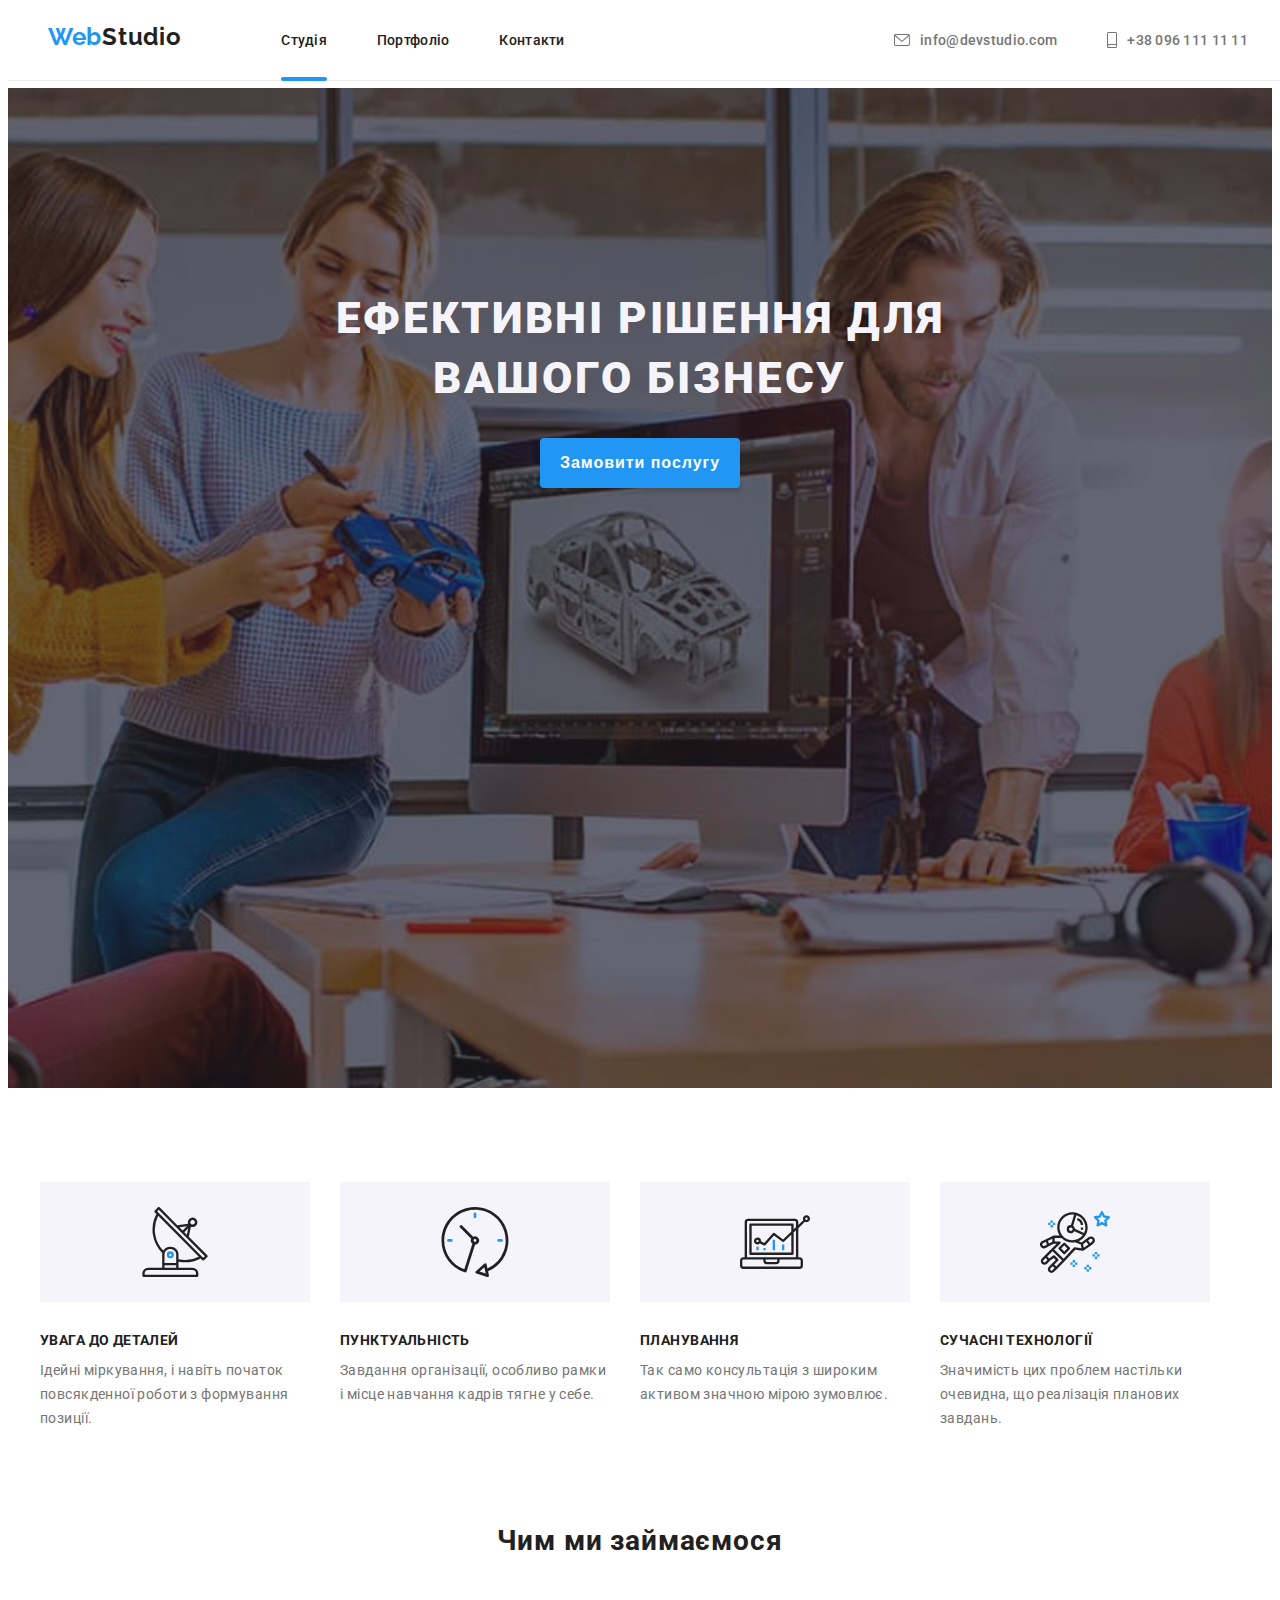
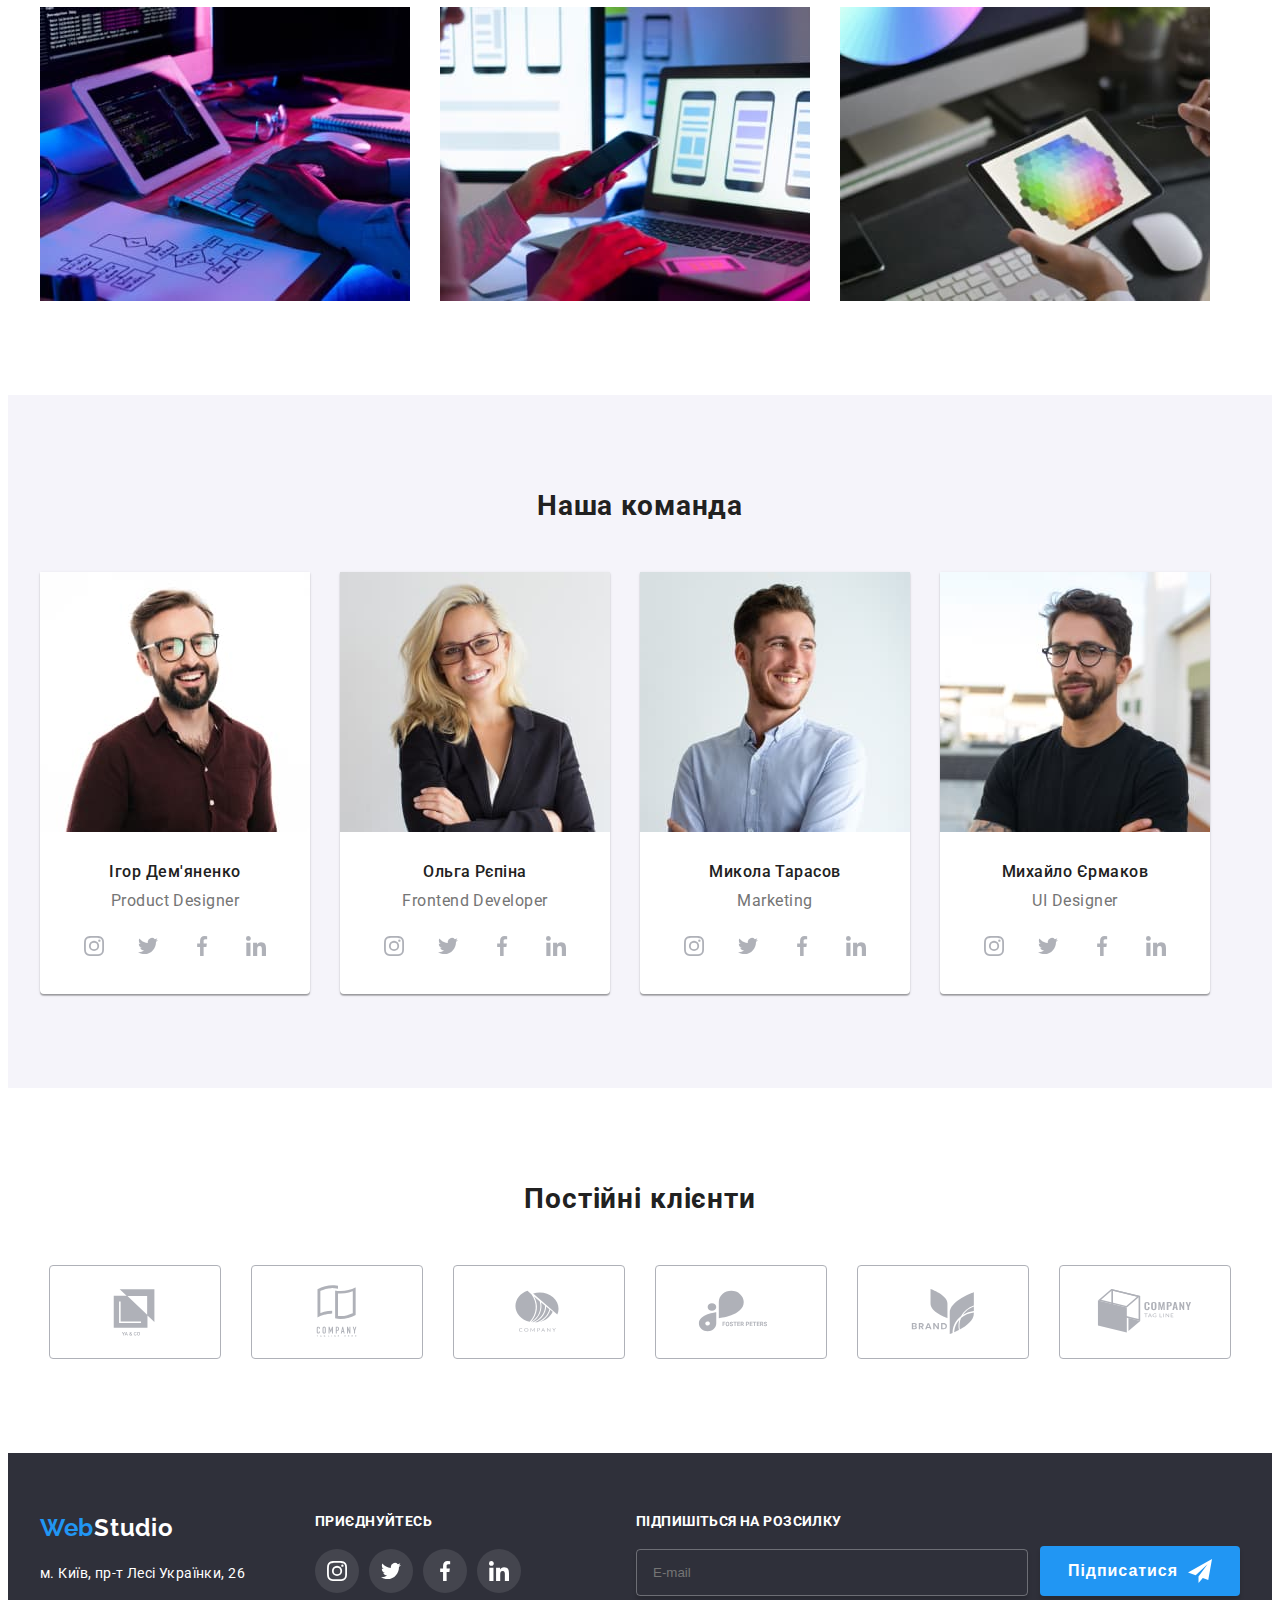
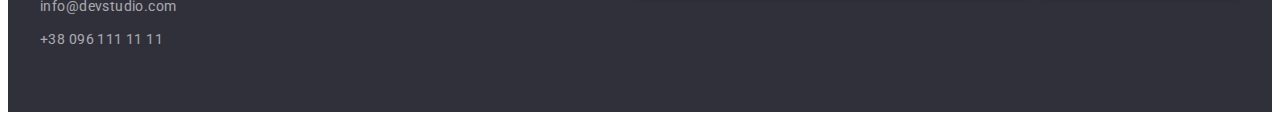
<file: index.html>
<!DOCTYPE html>
<html lang="en">
<head>
    <meta charset="UTF-8">
    <meta name="viewport" content="width=device-width, initial-scale=1.0">
    <title>WebStudio</title>
    <link rel="preconnect" href="https://fonts.googleapis.com">
    <link rel="preconnect" href="https://fonts.gstatic.com" crossorigin>
    <link rel="preconnect" href="https://fonts.googleapis.com">
    <link rel="preconnect" href="https://fonts.gstatic.com" crossorigin>
    <link href="https://fonts.googleapis.com/css2?family=Raleway:wght@700&family=Roboto:wght@400;500;700;900&display=swap" rel="stylesheet">
    <link rel="stylesheet" href="https://cdnjs.cloudflare.com/ajax/libs/modern-normalize/2.0.0/modern-normalize.min.css" integrity="sha512-4xo8blKMVCiXpTaLzQSLSw3KFOVPWhm/TRtuPVc4WG6kUgjH6J03IBuG7JZPkcWMxJ5huwaBpOpnwYElP/m6wg==" crossorigin="anonymous" referrerpolicy="no-referrer" />
    <link rel="stylesheet" href="./css/styles.css">
</head>
<body>
    <header class="header">
        <!-- Navigation -->
        <div class="container head">
            <nav class="navigation">
                <a href="#" class="logo">
                    Web<span class="logo__part-header">Studio</span>
                </a>
                <ul class="navigation__list">
                    <li class="navigation__item"><a href="#" class="navigation__link current">Студія</a></li>
                    <li class="navigation__item"><a href="portfolio.html" class="navigation__link">Портфоліо</a></li>
                    <li class="navigation__item"><a href="#" class="navigation__link">Контакти</a></li>
                </ul>
            </nav>
            <ul class="contactlist">
                <li class="contactlist__item">
                    <a href="mailto:info@devstudio.com" class="contactlist__link">
                        <svg class="contact__icon" width="16" height="12"><use href="./img/symbol-defs.svg#icon-envelope-hover"></use></svg>
                        info@devstudio.com
                    </a>
                </li>
                <li class="contactlist__item">
                    <a href="tel:+380961111111" class="contactlist__link">
                        <svg class="contact__icon" width="10" height="16"><use href="./img/symbol-defs.svg#icon-smartphone"></use></svg>
                        +38 096 111 11 11
                    </a>
                </li>
            </ul>
        </div>
        <!-- Mob-menu -->
    </header>
    <main>
        <!-- Hero -->
        <section class="hero overlay">
            <div class="container">
                <h1 class="hero__title">Ефективні рішення для вашого бізнесу</h1>
                <button class="hero__button button" data-open-modal>Замовити послугу</button>
            </div>
        </section>
        <!-- Peculiarities -->
        <section class="section peculiarities">
            <div class="container">
                <h2 class="visually-hidden"></h2>
                <ul class="peculiarities__list">
                    <li class="peculiarities__item antena">
                        <h3 class="peculiarities__title">УВАГА ДО ДЕТАЛЕЙ</h3>
                        <p class="peculiarities__text">Ідейні міркування, і навіть початок повсякденної роботи з формування позиції.</p>
                    </li>
                    <li class="peculiarities__item clock">
                        <h3 class="peculiarities__title">ПУНКТУАЛЬНІСТЬ</h3>
                        <p class="peculiarities__text">Завдання організації, особливо рамки і місце навчання кадрів тягне у себе.</p>
                    </li>
                    <li class="peculiarities__item diagramm">
                        <h3 class="peculiarities__title">ПЛАНУВАННЯ</h3>
                        <p class="peculiarities__text">Так само консультація з широким активом значною мірою зумовлює.</p>
                    </li>
                    <li class="peculiarities__item astronaut">
                        <h3 class="peculiarities__title">СУЧАСНІ ТЕХНОЛОГІЇ</h3>
                        <p class="peculiarities__text">Значимість цих проблем настільки очевидна, що реалізація планових завдань.</p>
                    </li>
                </ul>
            </div>
        </section>
        <!-- Activity -->
        <section class="section activity">
            <div class="container">
                <h2 class="title-section">Чим ми займаємося</h2>
                <ul class="activity__list">
                    <li class="activity__item">
                        <img src="./img/desctop/wwd-1-desctop-x1.jpg" alt="typing text keyboard">
                        <p class="activity__text">Десктопні додатки</p>
                    </li>
                    <li class="activity__item">
                        <img src="./img/desctop/wwd-2-desctop-x1.jpg" alt="phone & laptop">
                        <p class="activity__text">Мобільні додатки</p>
                    </li>
                    <li class="activity__item">
                        <img src="./img/desctop/wwd-3-desctop-x1.jpg" alt="tablet color cube">
                        <p class="activity__text">Дизайнерські рішення</p>
                    </li>
                </ul>
            </div>
        </section>
        <!-- Team -->
        <section class="section team">
            <div class="container">
                <h2 class="title-section">Наша команда</h2>
                <ul class="team__list">
                    <li class="team__item">
                        <picture>
                            <img src="./img/desctop/team-1-desctop-x1.jpg" alt="Ihor Demyanenko">
                        </picture>
                        <div class="team__content">
                            <h3 class="team__title">Ігор Дем'яненко</h3>
                            <p class="team__text">Product Designer</p>
                            <ul class="team__soc-list">
                                <li class="team__item-icon">
                                    <a href="" class="team__soc-link">
                                        <svg class="team__icon" width="20" height="20">
                                            <use href="./img/symbol-defs.svg#icon-instagram"></use>
                                        </svg>
                                    </a>
                                </li>
                                <li class="team__item-icon">
                                    <a href="" class="team__soc-link">
                                        <svg class="team__icon" width="20" height="20">
                                            <use href="./img/symbol-defs.svg#icon-twitter"></use>
                                        </svg>
                                    </a>
                                </li>
                                <li class="team__item-icon">
                                    <a href="" class="team__soc-link">
                                        <svg class="team__icon" width="20" height="20">
                                            <use href="./img/symbol-defs.svg#icon-facebook"></use>
                                        </svg>
                                    </a>
                                </li>
                                <li class="team__item-icon">
                                    <a href="" class="team__soc-link">
                                        <svg class="team__icon" width="20" height="20">
                                            <use href="./img/symbol-defs.svg#icon-linkedin"></use>
                                        </svg>
                                    </a>
                                </li>
                            </ul>
                        </div>
                    </li>
                    <li class="team__item">
                        <picture>
                            <img src="./img/desctop/team-2-desctop-x1.jpg" alt="Olha Repina">
                        </picture>
                        <div class="team__content">
                            <h3 class="team__title">Ольга Рєпіна</h3>
                            <p class="team__text">Frontend Developer</p>
                            <ul class="team__soc-list">
                                <li class="team__item-icon">
                                    <a href="" class="team__soc-link">
                                        <svg class="team__icon" width="20" height="20">
                                            <use href="./img/symbol-defs.svg#icon-instagram"></use>
                                        </svg>
                                    </a>
                                </li>
                                <li class="team__item-icon">
                                    <a href="" class="team__soc-link">
                                        <svg class="team__icon" width="20" height="20">
                                            <use href="./img/symbol-defs.svg#icon-twitter"></use>
                                        </svg>
                                    </a>
                                </li>
                                <li class="team__item-icon">
                                    <a href="" class="team__soc-link">
                                        <svg class="team__icon" width="20" height="20">
                                            <use href="./img/symbol-defs.svg#icon-facebook"></use>
                                        </svg>
                                    </a>
                                </li>
                                <li class="team__item-icon">
                                    <a href="" class="team__soc-link">
                                        <svg class="team__icon" width="20" height="20">
                                            <use href="./img/symbol-defs.svg#icon-linkedin"></use>
                                        </svg>
                                    </a>
                                </li>
                            </ul>
                        </div>
                    </li>
                    <li class="team__item">
                        <picture>
                            <img src="./img/desctop/team-3-desctop-x1.jpg" alt="Mykola Tarasov">
                        </picture>
                        <div class="team__content">
                            <h3 class="team__title">Микола Тарасов</h3>
                            <p class="team__text">Marketing</p>
                            <ul class="team__soc-list">
                                <li class="team__item-icon">
                                    <a href="" class="team__soc-link">
                                        <svg class="team__icon" width="20" height="20">
                                            <use href="./img/symbol-defs.svg#icon-instagram"></use>
                                        </svg>
                                    </a>
                                </li>
                                <li class="team__item-icon">
                                    <a href="" class="team__soc-link">
                                        <svg class="team__icon" width="20" height="20">
                                            <use href="./img/symbol-defs.svg#icon-twitter"></use>
                                        </svg>
                                    </a>
                                </li>
                                <li class="team__item-icon">
                                    <a href="" class="team__soc-link">
                                        <svg class="team__icon" width="20" height="20">
                                            <use href="./img/symbol-defs.svg#icon-facebook"></use>
                                        </svg>
                                    </a>
                                </li>
                                <li class="team__item-icon">
                                    <a href="" class="team__soc-link">
                                        <svg class="team__icon" width="20" height="20">
                                            <use href="./img/symbol-defs.svg#icon-linkedin"></use>
                                        </svg>
                                    </a>
                                </li>
                            </ul>
                        </div>
                    </li>
                    <li class="team__item">
                        <picture>
                            <img src="./img/desctop/team-4-desctop-x1.jpg" alt="Mykhajlo Ermakhow">
                        </picture>
                        <div class="team__content">
                            <h3 class="team__title">Михайло Єрмаков</h3>
                            <p class="team__text">UI Designer</p>
                            <ul class="team__soc-list">
                                <li class="team__item-icon">
                                    <a href="" class="team__soc-link">
                                        <svg class="team__icon" width="20" height="20">
                                            <use href="./img/symbol-defs.svg#icon-instagram"></use>
                                        </svg>
                                    </a>
                                </li>
                                <li class="team__item-icon">
                                    <a href="" class="team__soc-link">
                                        <svg class="team__icon" width="20" height="20">
                                            <use href="./img/symbol-defs.svg#icon-twitter"></use>
                                        </svg>
                                    </a>
                                </li>
                                <li class="team__item-icon">
                                    <a href="" class="team__soc-link">
                                        <svg class="team__icon" width="20" height="20">
                                            <use href="./img/symbol-defs.svg#icon-facebook"></use>
                                        </svg>
                                    </a>
                                </li>
                                <li class="team__item-icon">
                                    <a href="" class="team__soc-link">
                                        <svg class="team__icon" width="20" height="20">
                                            <use href="./img/symbol-defs.svg#icon-linkedin"></use>
                                        </svg>
                                    </a>
                                </li>
                            </ul>
                        </div>
                    </li>
                </ul>
            </div>
        </section>
        <!-- Clients -->
        <section class="section clients">
            <div class="container">
                <h2 class="title-section">Постійні клієнти</h2>
                <ul class="clients__list">
                    <li class="clients__item">
                        <a href="" class="clients__link">
                            <svg class="clients__icon" width="106" height="60"><use href="./img/symbol-defs.svg#icon-Logo"></use></svg>
                        </a>
                    </li>
                    <li class="clients__item">
                        <a href="" class="clients__link">
                            <svg class="clients__icon" width="106" height="60"><use href="./img/symbol-defs.svg#icon-Logo-1"></use></svg>
                        </a>
                    </li>
                    <li class="clients__item">
                        <a href="" class="clients__link">
                            <svg class="clients__icon" width="106" height="60"><use href="./img/symbol-defs.svg#icon-Logo-2"></use></svg>
                        </a>
                    </li>
                    <li class="clients__item">
                        <a href="" class="clients__link">
                            <svg class="clients__icon" width="106" height="60"><use href="./img/symbol-defs.svg#icon-Logo-3"></use></svg>
                        </a>
                    </li>
                    <li class="clients__item">
                        <a href="" class="clients__link">
                            <svg class="clients__icon" width="106" height="60"><use href="./img/symbol-defs.svg#icon-Logo-4"></use></svg>
                        </a>
                    </li>
                    <li class="clients__item">
                        <a href="" class="clients__link">
                            <svg class="clients__icon" width="106" height="60"><use href="./img/symbol-defs.svg#icon-Logo-6"></use></svg>
                        </a>
                    </li>
                </ul>
            </div>
        </section>
    </main>
    <footer class="footer">
        <div class="container footer__container">
            <div class="footer-links">
                <div class="footer-links__adress">
                    <a href="#" class="logo">
                        Web<span class="logo__part-footer">Studio</span>
                    </a>
                    <address>
                        <ul class="footer-contact__list">
                            <li class="footer-adress__item">
                                <a href="https://maps.app.goo.gl/SjsjAe57UmDZUiKMA" target="_blank" class="footer-adress__link">м. Київ, пр-т Лесі Українки, 26</a>
                            </li>
                            <li class="footer-contact__item">
                                <a href="mailto:info@devstudio.com" class="footer-contact__link">info@devstudio.com</a>
                            </li>
                            <li class="footer-contact__item">
                                <a href="tel:+380961111111" class="footer-contact__link">+38 096 111 11 11</a>
                            </li>
                        </ul>
                    </address>
                </div>
                <div class="footer-soc">
                    <p class="footer__text">приєднуйтесь</p>
                    <ul class="footer-soc__list">
                        <li class="footer-soc__item">
                            <a href="" class="footer-soc__link">
                                <svg class="footer-soc__icon" width="20" height="20">
                                    <use href="./img/symbol-defs.svg#icon-instagram"></use>
                                </svg>
                            </a>
                        </li>
                        <li class="footer-soc__item">
                            <a href="" class="footer-soc__link">
                                <svg class="footer-soc__icon" width="20" height="20">
                                    <use href="./img/symbol-defs.svg#icon-twitter"></use>
                                </svg>
                            </a>
                        </li>
                        <li class="footer-soc__item">
                            <a href="" class="footer-soc__link">
                                <svg class="footer-soc__icon" width="20" height="20">
                                    <use href="./img/symbol-defs.svg#icon-facebook"></use>
                                </svg>
                            </a>
                        </li>
                        <li class="footer-soc__item">
                            <a href="" class="footer-soc__link">
                                <svg class="footer-soc__icon" width="20" height="20">
                                    <use href="./img/symbol-defs.svg#icon-linkedin"></use>
                                </svg>
                            </a>
                        </li>
                    </ul>
                </div>
            </div>
            <div class="wraper__footer-form">
                <form class="footerForm">
                    <div class="footerForm__field">
                        <p class="footerForm__label">Підпишіться на розсилку</p>
                        <label for="email"><input class="footerForm__input" type="email" name="email" id="email" placeholder="E-mail"></label>
                    </div>
                    <button class="subscribe button" type="submit">Підписатися
                        <svg class="subscribe__icon" width="24" height="24"><use href="./img/symbol-defs.svg#icon-send"></use></svg>
                    </button>
                </form>
            </div>
        </div>
    </footer>
    <div class="backdrop is-hidden" data-backdrop>
        <div class="modal">
            <button type="button" class="modal-btn" data-close-modal>
                <svg class="modal__icon-close" width="18" height="18">
                    <use href="./img/symbol-defs.svg#icon-close-black-18dp-2-1"></use>
                </svg>
            </button>
            <!-------------------- Form -------------------->
            <form class="modalForm js-speaker-form">
                <p class="modalForm__data">Залиште свої дані, ми вам передзвонимо</p>
                <div class="modalForm__field">
                    <label class="modalForm__label" for="name">Ім'я</label>
                    <div class="modalForm__inputWrap">
                        <input class="modalForm__input" type="text" name="name" id="name">
                        <svg class="modalForm__icon" width="18" height="18"><use href="./img/symbol-defs.svg#icon-person-black-18dp-1"></use></svg>
                    </div>
                </div>
                
                <div class="modalForm__field">
                    <label class="modalForm__label" for="tel">Телефон</label>
                    <div class="modalForm__inputWrap">
                        <input class="modalForm__input" type="tel" name="tel" id="tel">
                        <svg class="modalForm__icon" width="18" height="18"><use href="./img/symbol-defs.svg#icon-phone-black-18dp-1"></use></svg>
                    </div>
                </div>
                
                <div class="modalForm__field">
                    <label class="modalForm__label" for="mail">Пошта</label>
                    <div class="modalForm__inputWrap">
                        <input class="modalForm__input" type="mail" name="mail" id="mail">
                        <svg class="modalForm__icon" width="18" height="18"><use href="./img/symbol-defs.svg#icon-email-black-18dp-1"></use></svg>
                    </div>
                </div>    
                
                <div class="modalForm__textarea">
                    <label class="modalForm__label" for="coments">Коментар</label>
                    <textarea class="modalForm__input textarea" name="coments" placeholder="Введіть текст" id="coments" rows="10"></textarea>
                </div> 
                
                <div class="modalForm__contrackt">
                    <label for="policy" class="modalForm__check">
                        <input type="checkbox" class="modalForm__checkbox visually-hidden" name="policy" id="policy" value="true">
                        <span class="modalForm__checkboxcustom"></span>
                        <span class="check__text" 
                            >Погоджуюся з розсилкою та приймаю
                            <a class="modalForm__link" href="">Умови договору</a></span>
                    </label>
                </div>
                <div class="modalForm__btnWrap">
                    <button type="submit" class="button">Відправити</button>
                </div> 
            </form>
        </div>
    </div>
    <script src="./js/modal.js"></script>
    <script src="">
        (() => {
            document
                .querySelector('.js-speaker-form')
                .addEventListener('submit', e => {
                    e.preventDefault();

                    new FormData(e.currentTarget).forEach((value, vame) =>
                        console.log('${name}: ${value}'),
                    );
                });
        })();
    </script>
</body>
</html>
</file>
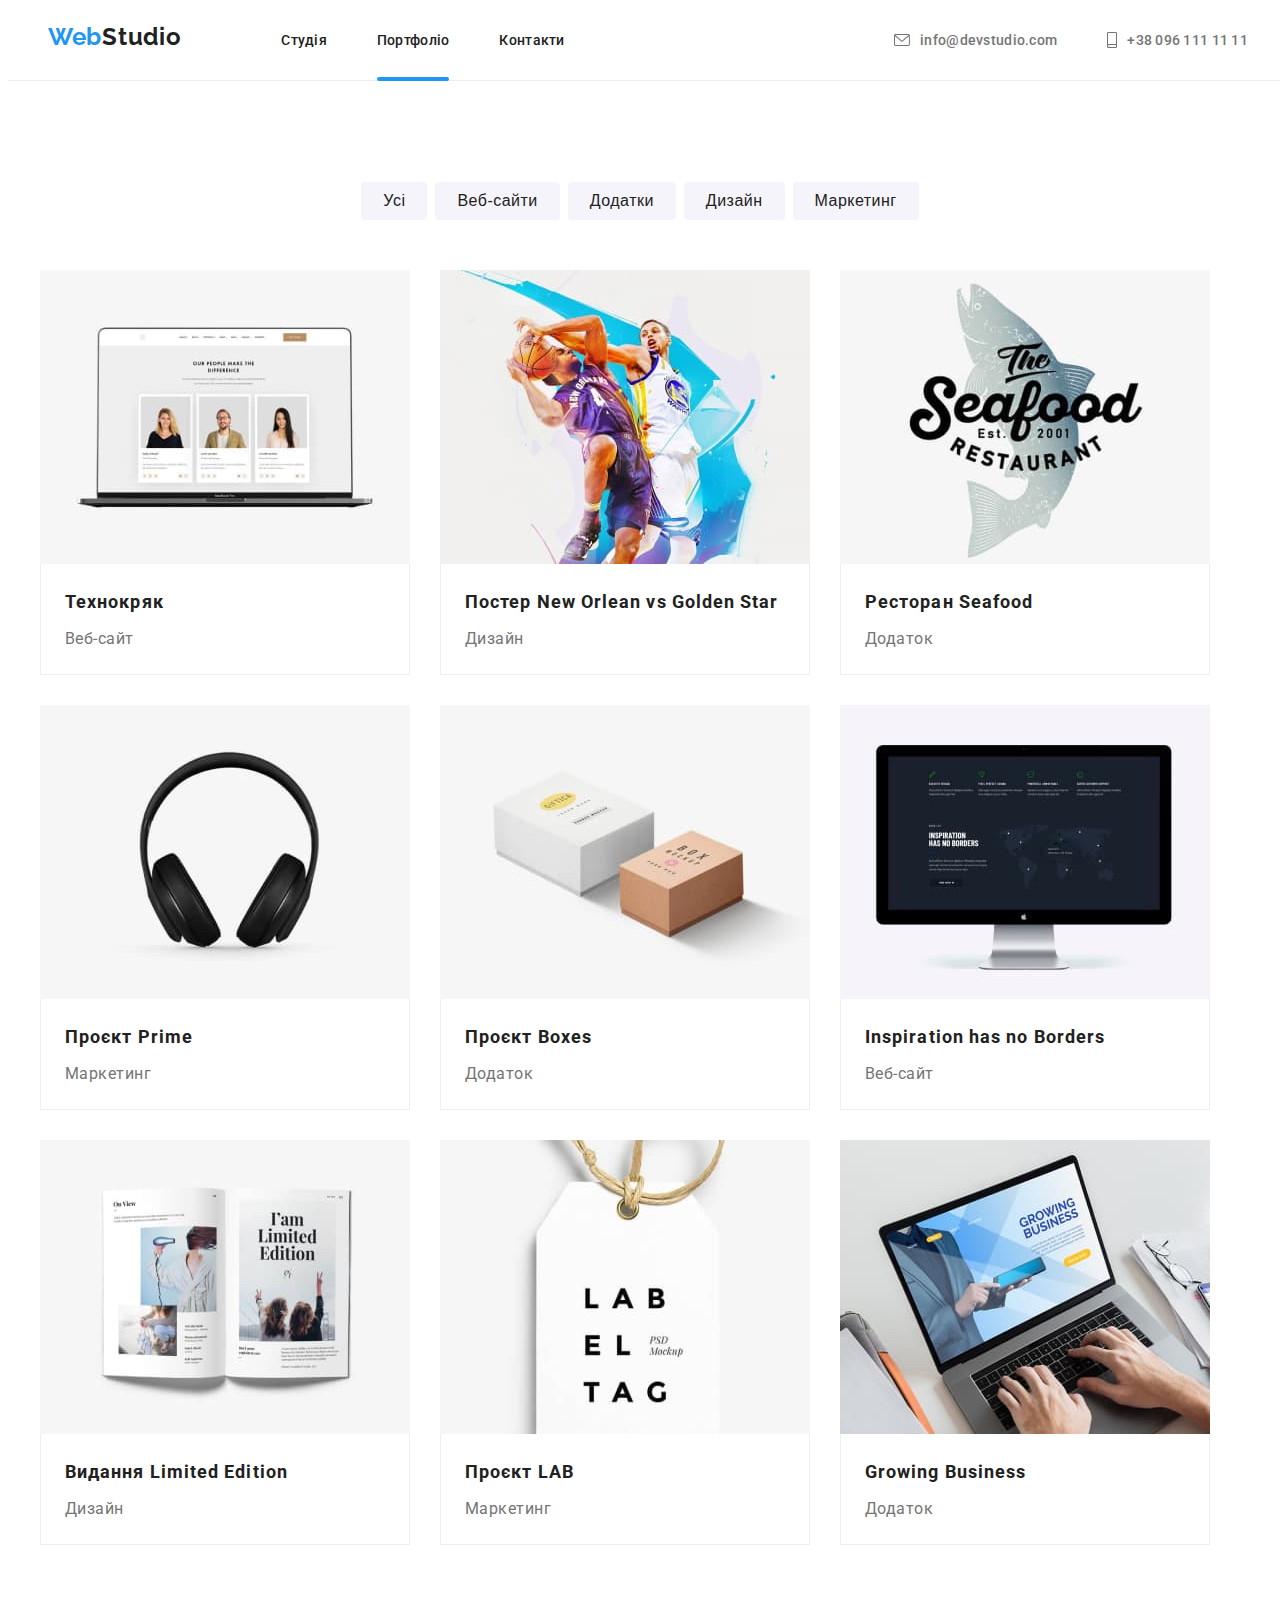
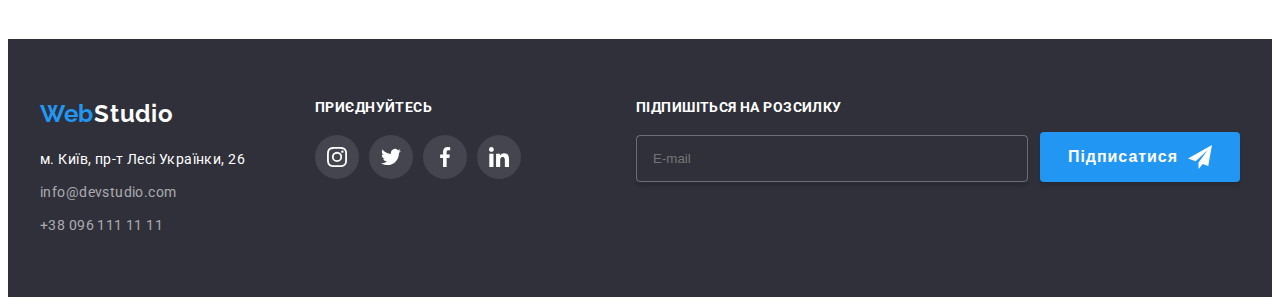
<file: portfolio.html>
<!DOCTYPE html>
<html lang="en">
<head>
    <meta charset="UTF-8">
    <meta name="viewport" content="width=device-width, initial-scale=1.0">
    <title>Portfolio</title>
    <link rel="preconnect" href="https://fonts.googleapis.com">
    <link rel="preconnect" href="https://fonts.gstatic.com" crossorigin>
    <link rel="preconnect" href="https://fonts.googleapis.com">
    <link rel="preconnect" href="https://fonts.gstatic.com" crossorigin>
    <link href="https://fonts.googleapis.com/css2?family=Raleway:wght@700&family=Roboto:wght@400;500;700;900&display=swap" rel="stylesheet">
    <link rel="stylesheet" href="https://cdnjs.cloudflare.com/ajax/libs/modern-normalize/2.0.0/modern-normalize.min.css" integrity="sha512-4xo8blKMVCiXpTaLzQSLSw3KFOVPWhm/TRtuPVc4WG6kUgjH6J03IBuG7JZPkcWMxJ5huwaBpOpnwYElP/m6wg==" crossorigin="anonymous" referrerpolicy="no-referrer" />
    <link rel="stylesheet" href="./css/styles.css">
</head>
<body>
    <header class="header">
        <!-- Navigation -->
        <div class="container head">
            <nav class="navigation">
                <a href="index.html" class="logo">
                    Web<span class="logo__part-header">Studio</span>
                </a>
                <ul class="navigation__list">
                    <li class="navigation__item"><a href="index.html" class="navigation__link">Студія</a></li>
                    <li class="navigation__item"><a href="" class="navigation__link current">Портфоліо</a></li>
                    <li class="navigation__item"><a href="#" class="navigation__link">Контакти</a></li>
                </ul>
            </nav>
            <ul class="contactlist">
                <li class="contactlist__item">
                    <a href="mailto:info@devstudio.com" class="contactlist__link">
                        <svg class="contact__icon" width="16" height="12"><use href="./img/symbol-defs.svg#icon-envelope-hover"></use></svg>
                        info@devstudio.com
                    </a>
                </li>
                <li class="contactlist__item">
                    <a href="tel:+380961111111" class="contactlist__link">
                        <svg class="contact__icon" width="10" height="16"><use href="./img/symbol-defs.svg#icon-smartphone"></use></svg>
                        +38 096 111 11 11
                    </a>
                </li>
            </ul>
        </div>
    </header>
    <main>
        <section class="portfolio section">
            <div class="container">
                <h1 class="visually-hidden"></h1>
                <ul class="filter__buttons">
                    <li class="filter__item"><button class="filter__btn" type="button">Усі</button></li>
                    <li class="filter__item"><button class="filter__btn" type="button">Веб-сайти</button></li>
                    <li class="filter__item"><button class="filter__btn" type="button">Додатки</button></li>
                    <li class="filter__item"><button class="filter__btn" type="button">Дизайн</button></li>
                    <li class="filter__item"><button class="filter__btn" type="button">Маркетинг</button></li>
                </ul>
                <ul class="card__set">
                    <li class="card__item">
                        <a href="" class="card__link">
                            <div class="card__wrapper">
                                <img src="./img/desctop/img-технокряк-desctop-x1.jpg" alt="">
                                <p class="card__wrapp-text">Ресурс пропонує комплексні пропозиції з різним рівнем функціоналу та сервісів. Все це дозволить відвідувачу отримати вичерпні відомості про компанію чи приватну особу.</p>
                            </div>
                            <div class="card__content">
                                <h2 class="card__title">Технокряк</h2>
                                <p class="card__text">Веб-сайт</p>
                            </div>
                        </a>
                    </li>
                    <li class="card__item">
                        <a href="" class="card__link">
                            <div class="card__wrapper">
                                <img src="./img/desctop/img-постер-desctop-x1.jpg" alt="">
                                <p class="card__wrapp-text">Ресурс пропонує комплексні пропозиції з різним рівнем функціоналу та сервісів. Все це дозволить відвідувачу отримати вичерпні відомості про компанію чи приватну особу.</p>
                            </div>
                            <div class="card__content">
                                <h2 class="card__title">Постер New Orlean vs Golden Star</h2>
                                <p class="card__text">Дизайн</p>
                            </div>
                        </a>
                    </li>
                    <li class="card__item">
                        <a href="" class="card__link">
                            <div class="card__wrapper">
                                <img src="./img/desctop/img-ресторан-desctop-x1.jpg" alt="">
                                <p class="card__wrapp-text">Ресурс пропонує комплексні пропозиції з різним рівнем функціоналу та сервісів. Все це дозволить відвідувачу отримати вичерпні відомості про компанію чи приватну особу.</p>
                            </div>
                            <div class="card__content">
                                <h2 class="card__title">Ресторан Seafood</h2>
                                <p class="card__text">Додаток</p>
                            </div>
                        </a>
                    </li>
                    <li class="card__item">
                        <a href="" class="card__link">
                            <div class="card__wrapper">
                                <img src="./img/desctop/img-proj-prime-desctop-x1.jpg" alt="">
                                <p class="card__wrapp-text">Ресурс пропонує комплексні пропозиції з різним рівнем функціоналу та сервісів. Все це дозволить відвідувачу отримати вичерпні відомості про компанію чи приватну особу.</p>
                            </div>
                            <div class="card__content">
                                <h2 class="card__title">Проєкт Prime</h2>
                                <p class="card__text">Маркетинг</p>
                            </div>
                        </a>
                    </li>
                    <li class="card__item">
                        <a href="" class="card__link">
                            <div class="card__wrapper">
                                <img src="./img/desctop/img-boxes-desctop-x1.jpg" alt="">
                                <p class="card__wrapp-text">Ресурс пропонує комплексні пропозиції з різним рівнем функціоналу та сервісів. Все це дозволить відвідувачу отримати вичерпні відомості про компанію чи приватну особу.</p>
                            </div>
                            <div class="card__content">
                                <h2 class="card__title">Проєкт Boxes</h2>
                                <p class="card__text">Додаток</p>
                            </div>
                        </a>
                    </li>
                    <li class="card__item">
                        <a href="" class="card__link">
                            <div class="card__wrapper">
                                <img src="./img/desctop/img-inspiration-desctop-x1.jpg" alt="">
                                <p class="card__wrapp-text">Ресурс пропонує комплексні пропозиції з різним рівнем функціоналу та сервісів. Все це дозволить відвідувачу отримати вичерпні відомості про компанію чи приватну особу.</p>
                            </div>
                            <div class="card__content">
                                <h2 class="card__title">Inspiration has no Borders</h2>
                                <p class="card__text">Веб-сайт</p>
                            </div>
                        </a>
                    </li>
                    <li class="card__item">
                        <a href="" class="card__link">
                            <div class="card__wrapper">
                                <img src="./img/desctop/img-limited-edition-desctop-x1.jpg" alt="">
                                <p class="card__wrapp-text">Ресурс пропонує комплексні пропозиції з різним рівнем функціоналу та сервісів. Все це дозволить відвідувачу отримати вичерпні відомості про компанію чи приватну особу.</p>
                            </div>
                            <div class="card__content">
                                <h2 class="card__title">Видання Limited Edition</h2>
                                <p class="card__text">Дизайн</p>
                            </div>
                        </a>
                    </li>
                    <li class="card__item">
                        <a href="" class="card__link">
                            <div class="card__wrapper">
                                <img src="./img/desctop/img-lab-desctop-x1.jpg" alt="">
                                <p class="card__wrapp-text">Ресурс пропонує комплексні пропозиції з різним рівнем функціоналу та сервісів. Все це дозволить відвідувачу отримати вичерпні відомості про компанію чи приватну особу.</p>
                            </div>
                            <div class="card__content">
                                <h2 class="card__title">Проєкт LAB</h2>
                                <p class="card__text">Маркетинг</p>
                            </div>
                        </a>
                    </li>
                    <li class="card__item">
                        <a href="" class="card__link">
                            <div class="card__wrapper">
                                <img src="./img/desctop/img-business-desctop-x1.jpg" alt="">
                                <p class="card__wrapp-text">Ресурс пропонує комплексні пропозиції з різним рівнем функціоналу та сервісів. Все це дозволить відвідувачу отримати вичерпні відомості про компанію чи приватну особу.</p>
                            </div>
                            <div class="card__content">
                                <h2 class="card__title">Growing Business</h2>
                                <p class="card__text">Додаток</p>
                            </div>
                        </a>
                    </li>
                </ul>
            </div>
        </section>
    </main>
    <footer class="footer">
        <div class="container footer__container">
            <div class="footer-links">
                <div class="footer-links__adress">
                    <a href="index.html" class="logo">
                        Web<span class="logo__part-footer">Studio</span>
                    </a>
                    <address>
                        <ul class="footer-contact__list">
                            <li class="footer-adress__item">
                                <a href="https://maps.app.goo.gl/SjsjAe57UmDZUiKMA" target="_blank" class="footer-adress__link">м. Київ, пр-т Лесі Українки, 26</a>
                            </li>
                            <li class="footer-contact__item">
                                <a href="mailto:info@devstudio.com" class="footer-contact__link">info@devstudio.com</a>
                            </li>
                            <li class="footer-contact__item">
                                <a href="tel:+380961111111" class="footer-contact__link">+38 096 111 11 11</a>
                            </li>
                        </ul>
                    </address>
                </div>
                <div class="footer-soc">
                    <p class="footer__text">приєднуйтесь</p>
                    <ul class="footer-soc__list">
                        <li class="footer-soc__item">
                            <a href="" class="footer-soc__link">
                                <svg class="footer-soc__icon" width="20" height="20">
                                    <use href="./img/symbol-defs.svg#icon-instagram"></use>
                                </svg>
                            </a>
                        </li>
                        <li class="footer-soc__item">
                            <a href="" class="footer-soc__link">
                                <svg class="footer-soc__icon" width="20" height="20">
                                    <use href="./img/symbol-defs.svg#icon-twitter"></use>
                                </svg>
                            </a>
                        </li>
                        <li class="footer-soc__item">
                            <a href="" class="footer-soc__link">
                                <svg class="footer-soc__icon" width="20" height="20">
                                    <use href="./img/symbol-defs.svg#icon-facebook"></use>
                                </svg>
                            </a>
                        </li>
                        <li class="footer-soc__item">
                            <a href="" class="footer-soc__link">
                                <svg class="footer-soc__icon" width="20" height="20">
                                    <use href="./img/symbol-defs.svg#icon-linkedin"></use>
                                </svg>
                            </a>
                        </li>
                    </ul>
                </div>
            </div>
            <div class="wraper__footer-form">
                <form class="footerForm">
                    <div class="footerForm__field">
                        <p class="footerForm__label">Підпишіться на розсилку</p>
                        <label for="email"><input class="footerForm__input" type="email" name="email" id="email" placeholder="E-mail"></label>
                    </div>
                    <button class="subscribe button" type="submit">Підписатися
                        <svg class="subscribe__icon" width="24" height="24"><use href="./img/symbol-defs.svg#icon-send"></use></svg>
                    </button>
                </form>
            </div>
        </div>
    </footer>
</body>
</html>
</file>
<file: css/styles.css>
/* ----------------переменные---------------- */
:root {
  --primary-text-color: #757575;
  --title-color: #212121;
  --accent-color: #2196f3;
  --secondary-text-color: #ffffff;
  --bcg-color: #f5f4fa;
  --secondary-bcg-color: #2f303a;
  --potfolio-border-card: 1px solid #eeeeee;
  --icon-color: #AFB1B8;
  --timing-function: cubic-bezier(0.4, 0, 0.2, 1);
}

/* -----------------reset----------------- */
body {
  font-family: "Roboto", sans-serif;
  background-color: var(--secondary-text-color);
  color: var(--primary-text-color);
  padding-top: 80px;
}

h1,
h2,
h3,
h4,
h5,
h6,
p {
  margin: 0;
}

img {
  display: block;
  max-width: 100%;
  height: auto;
}

ul {
  padding: 0;
  margin: 0;
  list-style: none;
}

a {
  text-decoration: none;
}

.no-scroll {
  overflow: hidden;
}

.visually-hidden {
  position: absolute;
  white-space: nowrap;
  width: 1px;
  height: 1px;
  overflow: hidden;
  border: 0;
  padding: 0;
  clip: rect(0 0 0 0);
  clip-path: inset(50%);
  margin: -1px;
}

/* ----------------container---------------- */
.container {
  padding: 0 15px;
  width: 1200px;
  margin-left: auto;
  margin-right: auto;
}

.button {
  border: 0;
  min-width: 200px;
  height: 50px;
  flex-shrink: 0;
  border-radius: 4px;
  background-color: var(--accent-color);
  box-shadow: 0px 4px 4px 0px rgba(0, 0, 0, 0.15);
  color: var(--secondary-text-color);
  font-size: 16px;
  font-weight: 700;
  line-height: 1.87;
  letter-spacing: 0.96px;
  cursor: pointer;
}

.section {
  padding: 94px 0;
}

/* -----------------header----------------- */
.header {
  position: fixed;
  z-index: 1;
  top: 0;
  width: 100%;
  min-height: 80px;
  background-color: var(--secondary-text-color);
  border-bottom: 1px solid #ECECEC;
}

.head{
  display: flex;
  align-items: center;
}

.logo {
  color: var(--accent-color);
  font-family: Raleway;
  font-size: 24px;
  font-weight: 700;
  line-height: normal;
  letter-spacing: 0.72px;
}

.logo__part-header {
  color: var(--title-color);
}

.navigation {
  align-items: center;
}

.navigation__list {
  display: inline-flex;
  margin-left: 93px;
  gap: 50px;
}

.navigation__item {
  position: relative;
}

.navigation__link {
  display: block;
  padding-top: 32px;
  padding-bottom: 32px;

  color: var(--title-color);
  font-size: 14px;
  font-weight: 500;
  line-height: normal;
  letter-spacing: 0.28px;

  transition: color 250ms var(--timing-function);
}

.navigation__link:hover,
.navigation__link:focus {
  color: var(--accent-color);
}

.navigation__link.current::after {
  position: absolute;
  content: '';
  display: inline-block;
  width: 100%;
  height: 4px;
  left: 0;
  bottom: -1px;
  border-radius: 4px;
  background-color: var(--accent-color);
  transform-origin: left;
  animation-name: current;
  animation-duration: 800ms;
  animation-timing-function: var(--timing-function);
  animation-fill-mode: forwards;
}

@keyframes current {
  0% {
    transform: scaleX(0);
  }

  100% {
    transform: scaleX(100%);
  }
}

.contactlist {
  display: flex;
  margin-left: auto;
  gap: 50px;
}

.contact__icon {
  fill: var(--primary-text-color);
  margin-right: 10px;

  transition: fill 250ms var(--timing-function);
}

.contactlist__link {
  display: flex;
  align-items: center;
  color: var(--primary-text-color);
  font-size: 14px;
  font-weight: 500;
  line-height: normal;
  letter-spacing: 0.28px;

  transition: color 250ms var(--timing-function);
}

.contactlist__link:hover,
.contactlist__link:focus,
.contactlist__link:hover .contact__icon,
.contactlist__link:focus .contact__icon {
  color: var(--accent-color);
  fill: var(--accent-color);
}

/* -----------------hero----------------- */
.hero {
  margin: 0 auto;
  padding: 200px 0;
  text-align: center;
}

.overlay {
  height: 600px;
  max-width: 1600px;
  /* background-color: var(--secondary-bcg-color); */
  background-image: linear-gradient(to right, rgba(47, 48, 58, 0.40), rgba(47, 48, 58, 0.40)), url(../img/desctop/Hero-desctop-x1.jpg);
  background-repeat: no-repeat;
  background-position: center;
  background-size: cover;
}

.hero__title {
  margin-left: auto;
  margin-right: auto;
  margin-bottom: 30px;
  max-width: 696px;
  color: var(--bcg-color);

  font-size: 44px;
  font-weight: 900;
  line-height: 60px; /* 136.364% */
  letter-spacing: 2.64px;
  text-transform: uppercase;
}

/* ----------------peculiarities---------------- */
.peculiarities {
  padding-bottom: 0;
}

.peculiarities__list {
  display: flex;
  gap: 30px;
}

.peculiarities__item {
  width: 270px;
}

.peculiarities__item::before {
  content: '';
  display: block;
  margin-bottom: 30px;
  height: 120px;
  background-color: var(--bcg-color);
  background-repeat: no-repeat;
  background-position: center;
}

.antena::before {
  background-image: url(../img/svg/antenna\ 1.svg);
}

.clock::before {
  background-image: url(../img/svg/clock\ 1.svg);
}

.diagramm::before {
  background-image: url(../img/svg/diagram\ 1.svg);
}

.astronaut::before{
  background-image: url(../img/svg/astronaut\ 1.svg);
}

.peculiarities__title {
  margin-bottom: 10px;

  color: var(--title-color);
  font-size: 14px;
  font-weight: 700;
  line-height: normal;
  letter-spacing: 0.42px;
  text-transform: uppercase;
}

.peculiarities__text {
  font-size: 14px;
  font-weight: 400;
  line-height: 24px; /* 171.429% */
  letter-spacing: 0.42px;
}
/* -------------------activity------------------- */
.activity__list {
  display: flex;
  gap: 30px;
  width: calc(100);
}

.activity__item {
  position: relative;
  overflow: hidden;
}

.activity__item:hover .activity__text {
  transform: translateY(-100%);
}

.activity__text {
  position: absolute;
  color: var(--secondary-text-color);
  background-color: rgba(47, 48, 58, 0.80);
  padding-top: 27px;
  padding-bottom: 27px;
  width: 100%;
  transition: transform 300ms var(--timing-function);

  text-align: center;
  font-size: 14px;
  font-weight: 700;
  line-height: normal;
  letter-spacing: 0.42px;
  text-transform: uppercase;
}

/* --------------------team-------------------- */
.team {
  background-color: var(--bcg-color);
}

.title-section {
  margin-bottom: 50px;
  text-align: center;
  color: var(--title-color);
  font-size: 28px;
  font-weight: 700;
  line-height: normal;
  letter-spacing: 0.84px;
}

.team__list {
  display: flex;
  gap: 30px;
}

.team__item {
  text-align: center;
  width: 270px;
  border-radius: 0px 0px 4px 4px;
  box-shadow: 0px 2px 1px 0px rgba(0, 0, 0, 0.20), 0px 1px 1px 0px rgba(0, 0, 0, 0.14), 0px 1px 3px 0px rgba(0, 0, 0, 0.12);
  background-color: var(--secondary-text-color);
}

.team__content {
  padding-top: 30px;
  padding-bottom: 24px;
}

.team__title {
  margin-bottom: 10px;
  color: var(--title-color);
  font-size: 16px;
  font-weight: 500;
  line-height: normal;
  letter-spacing: 0.48px;
}

.team__text {
  margin-bottom: 16px;
  font-size: 16px;
  font-weight: 400;
  line-height: normal;
  letter-spacing: 0.48px;
}

.team__soc-list {
  display: flex;
  justify-content: center;
  gap: 10px;
}

.team__item-icon {
  display: flex;
  justify-content: center;
  align-items: center;
  width: 44px;
  height: 44px;
}

.team__soc-link {
  padding: 12px;
  border-radius: 50px;

  transition: background-color 250ms var(--timing-function);
}

.team__soc-link:hover, .team__soc-link:focus, .footer-soc__item:hover {
  background-color: var(--accent-color);
}

.team__soc-link:hover .team__icon, .footer-soc__item:hover {
  fill: var(--secondary-text-color);
}

.team__icon {
  fill: var(--icon-color);
  transition: fill 250ms var(--timing-function);
}

/* ------------------------clients------------------------ */
.clients__list {
  display: flex;
  justify-content: center;
  gap: 30px;
}

.clients__link {
  display: inline-flex;
  padding: 16px 32px;
  border-radius: 4px;
  border: 1px solid var(--icon-color);

  transition: border 250ms var(--timing-function);
}

.clients__link:hover .clients__icon, 
.clients__link:focus .clients__icon, 
.clients__link:hover,
.clients__link:focus {
  fill: var(--accent-color);
  border-color: var(--accent-color);
}

.clients__icon {
  fill: var(--icon-color);
  transition: fill 250ms var(--timing-function);
}

/* ------------------------footer------------------------ */
.footer {
  padding-top: 60px;
  padding-bottom: 60px;
  background-color: var(--secondary-bcg-color);
}

.footer__container {
  display: flex;
  justify-content: space-between;
}

.footer-links {
  display: flex;
}

.footer-links__adress {
  margin-right: 70px;
}

.logo__part-footer {
  color: var(--secondary-text-color);
}

.footer-adress__item {
  margin-top: 20px;
}

.footer-adress__link {
  color: var(--secondary-text-color);
  font-size: 14px;
  font-style: normal;
  font-weight: 400;
  line-height: 1.71;
  letter-spacing: 0.42px;
}

.footer-contact__item {
  margin-top: 9px;
}

.footer-contact__link {
  color: rgba(255, 255, 255, 0.6);
  font-style: normal;
  font-size: 14px;
  font-weight: 400;
  line-height: 1.71;
  letter-spacing: 0.42px;
}

.footer__text {
  margin-bottom: 20px;
  color: var(--secondary-text-color);

  font-size: 14px;
  font-weight: 700;
  line-height: normal;
  letter-spacing: 0.42px;
  text-transform: uppercase;
}

.footer-soc__list {
  display: flex;
  gap: 10px;
}

.footer-soc__item {
  display: flex;
  justify-content: center;
  width: 44px;
  height: 44px;
  border-radius: 50px;
  background-color: rgba(255, 255, 255, 0.1);

  transition: background-color 250ms var(--timing-function);
}

.footer-soc__link {
  display: inline-block;
  padding: 12px;
}

.footer-soc__icon {
  fill: var(--secondary-text-color);
}

.footerForm {
  display: flex;
  align-items: end;
}

.footerForm__label {
  color: var(--secondary-text-color);
  margin-bottom: 20px;

  font-size: 14px;
  font-weight: 700;
  line-height: normal;
  letter-spacing: 0.42px;
  text-transform: uppercase;
}

.footerForm__input {
  width: 358px;
  padding: 15px 16px;
  color: var(--secondary-text-color);
  border-radius: 4px;
  border: 1px solid rgba(255, 255, 255, 0.30);
  background: rgba(33, 150, 243, 0.00);
  box-shadow: 0px 4px 4px 0px rgba(0, 0, 0, 0.15);
}

.footerForm__input:focus {
  outline: 1px solid var(--accent-color);
}

.subscribe {
  margin-left: 12px;
  display: flex;
  justify-content: center;
  align-items: center;
}

.subscribe__icon {
  margin-left: 10px;
}

/* -------------------Modal------------------- */
.backdrop {
  position: fixed;
  z-index: 2;
  top: 0;
  width: 100%;
  height: 100%;
  background-color: rgba(0, 0, 0, 0.20);
  overflow: hidden;

  transition: opacity 250ms var(--timing-function), visibility 250ms var(--timing-function);
}

.is-hidden {
  opacity: 0;
  pointer-events: none;
  visibility: hidden;
}

.backdrop.is-hidden .modal {
  transform: translate(-50%, -50%) scaleY(0);
}

.modal {
  position: absolute;
  top: 50%;
  left: 50%;

  padding: 40px;
  min-height: 580px;
  width: 528px;
  background-color: var(--secondary-text-color);
  border-radius: 4px;
  box-shadow: 0px 2px 1px 0px rgba(0, 0, 0, 0.20), 0px 1px 1px 0px rgba(0, 0, 0, 0.14), 0px 1px 3px 0px rgba(0, 0, 0, 0.12);;
  
  transform: translate(-50%, -50%) scaleY(1);
  transition: transform 250ms var(--timing-function);
}

.modal-btn {
  position: absolute;
  top: 8px;
  right: 8px;

  padding: 0;
  width: 30px;
  height: 30px;
  border: 1px solid rgba(0, 0, 0, 0.10);
  border-radius: 50%;
  background-color: transparent;
  display: flex;
  align-items: center;
  justify-content: center;
  cursor: pointer;
}

.modal__icon-close {
  transition: fill 250ms var(--timing-function);
}

.modal__icon-close:hover, .modal__icon-close:focus {
  fill: var(--accent-color);
}

/* -----------------Modal Form----------------- */
.modalForm__data {
  margin-bottom: 12px;
  color: var(--title-color);

  text-align: center;
  font-size: 20px;
  font-weight: 700;
  line-height: normal;
  letter-spacing: 0.6px;
}

.modalForm__field {
  display: flex;
  flex-direction: column;
  margin-bottom: 10px;
}

.modalForm__label {
  margin-bottom: 4px;

  font-size: 12px;
  font-weight: 400;
  line-height: normal;
  letter-spacing: 0.12px;
}

.modalForm__inputWrap {
  position: relative;
}

.modalForm__input {
  width: 100%;
  height: 40px;
  padding: 11px 12px 11px 42px;
  border-radius: 4px;
  border: 1px solid rgba(33, 33, 33, 0.20);
}

.modalForm__input:focus {
  outline: transparent;
  border: 1px solid var(--accent-color);
}

.modalForm__input:focus + .modalForm__icon {
  fill: var(--accent-color);
}

.modalForm__icon {
  position: absolute;
  top: 50%;
  left: 12px;
  transform: translateY(-50%);
}

.modalForm__textarea {
  display: flex;
  flex-direction: column;
  margin-bottom: 20px;
}

.modalForm__input.textarea {
  padding: 12px 16px;
}

.textarea {
  resize: none;
  min-height: 120px;
}

.modalForm__contrackt {
  margin-bottom: 30px;
}

.modalForm__check {
  display: flex;
  justify-content: center;
  align-items: center;
}

.modalForm__checkbox:checked ~ .modalForm__checkboxcustom {
  background-color: var(--accent-color);
  border-color: transparent;
  background-image: url(../img/svg/icon\ check.svg);
  background-position: center;
  background-repeat: no-repeat;
}

.check__text {
  display: flex;

  font-size: 14px;
  font-weight: 400;
  line-height: 1.71;
  letter-spacing: 0.42px;
}

.modalForm__checkboxcustom {
  display: flex;
  width: 15px;
  height: 16px;
  border: 2px solid var(--title-color);
  border-radius: 2px;
  margin-right: 8px;
  cursor: pointer;
}

.modalForm__link {
  color: var(--accent-color);
  text-decoration: underline;
}

.modalForm__btnWrap {
  display: flex;
  justify-content: center;
}

/* -----------------Portfolio----------------- */
.filter__buttons {
  display: flex;
  gap: 8px;
  justify-content: center;
  margin-bottom: 50px;
}

.filter__btn {
  padding: 6px 22px;
  border: 0;
  border-radius: 4px;
  cursor: pointer;
  flex-shrink: 0;
  color: var(--title-color);
  background-color: var(--bcg-color);
  font-size: 16px;
  font-weight: 500;
  line-height: 1.62;
  letter-spacing: 0.48px;

  transition: background-color 250ms var(--timing-function), color 250ms var(--timing-function), box-shadow 250ms var(--timing-function);
}

.filter__btn:hover, .filter__btn:focus {
  background-color: var(--accent-color);
  color: var(--secondary-text-color);
  box-shadow: 0px 2px 2px 0px rgba(0, 0, 0, 0.12), 0px 1px 2px 0px rgba(0, 0, 0, 0.08), 0px 3px 1px 0px rgba(0, 0, 0, 0.10);
}

.card__set {
  display: flex;
  flex-wrap: wrap;
  gap: 30px;
}

.card__item {
  transition: box-shadow 250ms var(--timing-function)
}

.card__item:hover, .card__item:focus {
  box-shadow: 1px 4px 6px 0px rgba(0, 0, 0, 0.16), 0px 4px 4px 0px rgba(0, 0, 0, 0.06), 0px 1px 1px 0px rgba(0, 0, 0, 0.12);
}

.card__wrapper {
  position: relative;
  overflow: hidden;
}

.card__wrapper:hover .card__wrapp-text, .card__wrapper:focus .card__wrapp-text {
  transform: translateY(-100%);
}

.card__wrapp-text {
  position: absolute;
  color: var(--secondary-text-color);
  background-color: rgba(33, 150, 243, 0.90);
  padding: 63px 24px;
  height: 100%;

  font-size: 18px;
  font-weight: 400;
  line-height: 1.5;
  letter-spacing: 0.54px;

  transition: transform 300ms var(--timing-function);
}

.card__content {
  padding: 20px 24px;
  border-left: var(--potfolio-border-card);
  border-right: var(--potfolio-border-card);
  border-bottom: var(--potfolio-border-card);
}

.card__title {
  margin-bottom: 4px;

  color: var(--title-color);
  font-size: 18px;
  font-weight: 700;
  line-height: 2;
  letter-spacing: 1.08px;
}

.card__text {
  color: var(--primary-text-color);
  font-size: 16px;
  font-weight: 400;
  line-height: 1.87;
  letter-spacing: 0.48px;
}
</file>
